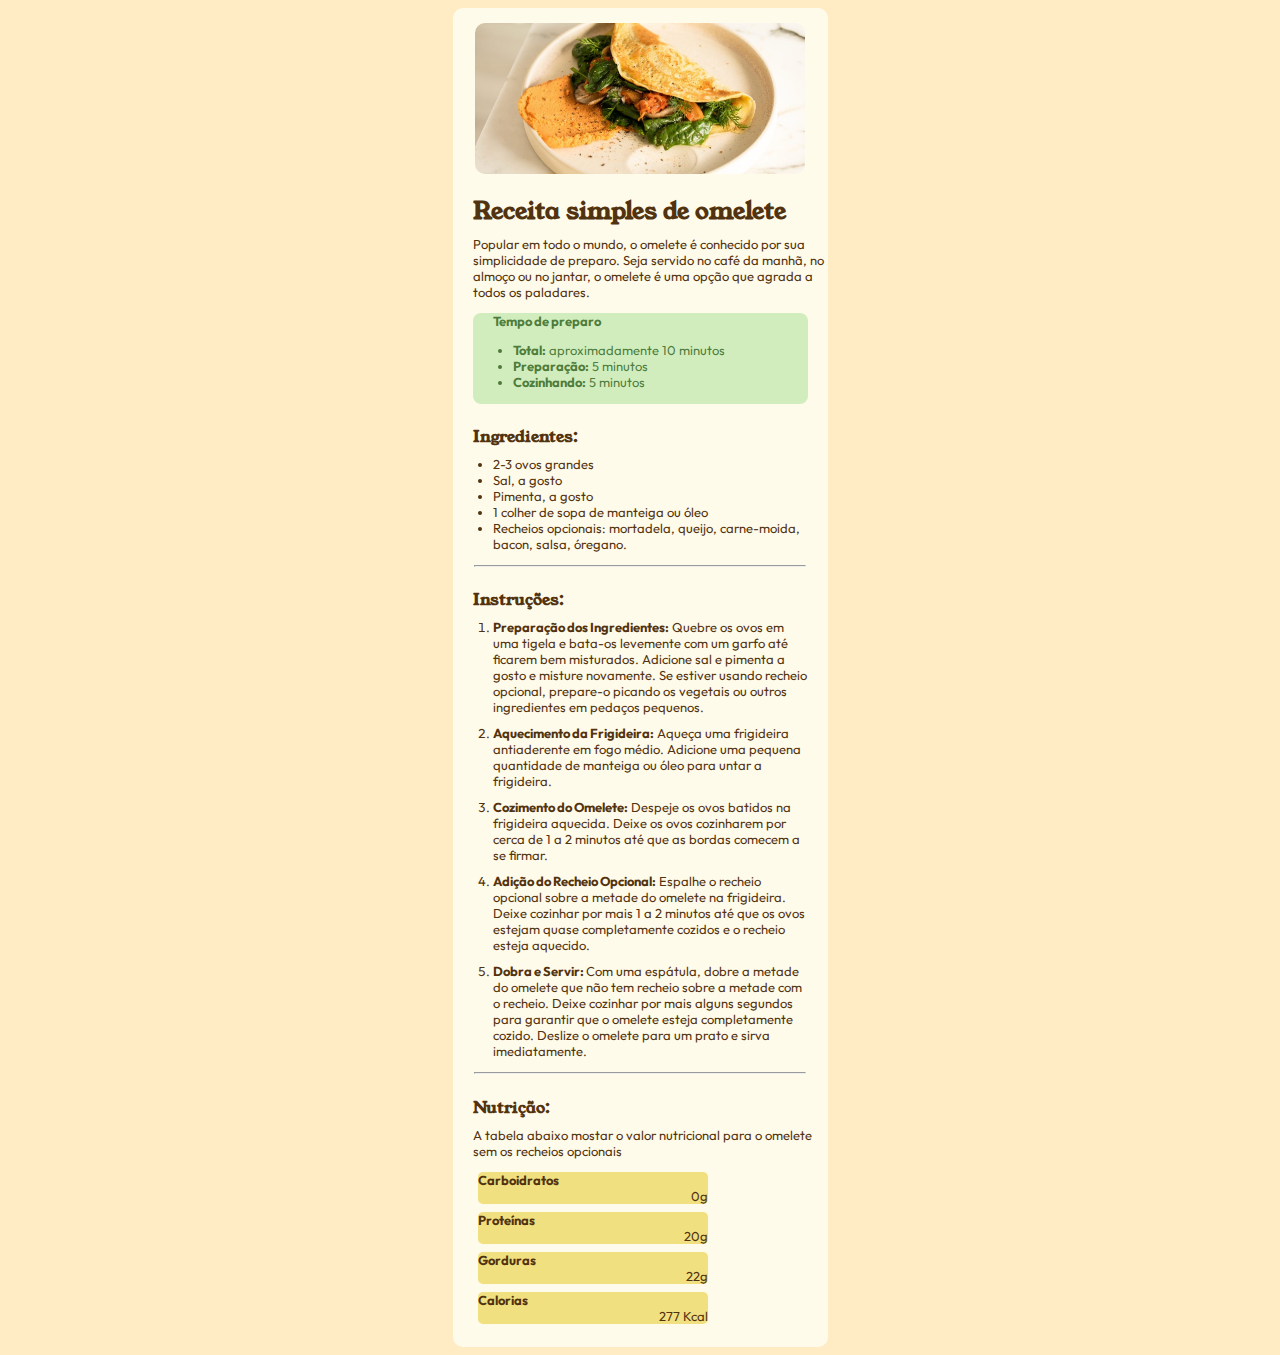
<file: index.html>
<!DOCTYPE html>
<html lang="pt-br">
  <head>
    <meta charset="UTF-8" />
    <meta name="viewport" content="width=device-width, initial-scale=1.0" />
    <link rel="stylesheet" href="style.css" />
    <link rel="preconnect" href="https://fonts.googleapis.com" />
    <link rel="preconnect" href="https://fonts.gstatic.com" crossorigin />
    <link
      href="https://fonts.googleapis.com/css2?family=Young+Serif&display=swap"
      rel="stylesheet"
    />
    <link rel="preconnect" href="https://fonts.googleapis.com" />
    <link rel="preconnect" href="https://fonts.gstatic.com" crossorigin />
    <link
      href="https://fonts.googleapis.com/css2?family=Outfit:wght@100..900&display=swap"
      rel="stylesheet"
    />
    <title>Site simples de uma receita de omelete</title>
  </head>
  <body class="fundo">
    <div class="painel">
      <img src="challange-1/assets/images/image-omelette.jpeg" id="image" />

      <h2 class="header">Receita simples de omelete</h2>
      <p class="content">
        Popular em todo o mundo, o omelete é conhecido por sua simplicidade de
        preparo. Seja servido no café da manhã, no almoço ou no jantar, o
        omelete é uma opção que agrada a todos os paladares.
      </p>
      <div id="timep">
        <p class="content"><b>Tempo de preparo</b></p>
        <ul>
          <li><b>Total:</b> aproximadamente 10 minutos</li>
          <li><b>Preparação:</b> 5 minutos</li>
          <li><b>Cozinhando:</b> 5 minutos</li>
        </ul>
      </div>
      <h4 class="header">Ingredientes:</h4>
      <ul>
        <li>2-3 ovos grandes</li>
        <li>Sal, a gosto</li>
        <li>Pimenta, a gosto</li>
        <li>1 colher de sopa de manteiga ou óleo</li>
        <li>
          Recheios opcionais: mortadela, queijo, carne-moida, bacon, salsa,
          óregano.
        </li>
      </ul>
      <hr />
      <h4 class="header">Instruções:</h4>
      <ol>
        <li class="preparation">
          <b>Preparação dos Ingredientes:</b>

          Quebre os ovos em uma tigela e bata-os levemente com um garfo até
          ficarem bem misturados. Adicione sal e pimenta a gosto e misture
          novamente. Se estiver usando recheio opcional, prepare-o picando os
          vegetais ou outros ingredientes em pedaços pequenos.
        </li>
        <li class="preparation">
          <b>Aquecimento da Frigideira:</b> Aqueça uma frigideira antiaderente
          em fogo médio. Adicione uma pequena quantidade de manteiga ou óleo
          para untar a frigideira.
        </li>
        <li class="preparation" >
          <b> Cozimento do Omelete:</b> Despeje os ovos batidos na frigideira
          aquecida. Deixe os ovos cozinharem por cerca de 1 a 2 minutos até que
          as bordas comecem a se firmar.
        </li>
        <li class="preparation">
          <b>Adição do Recheio Opcional:</b> Espalhe o recheio opcional sobre a
          metade do omelete na frigideira. Deixe cozinhar por mais 1 a 2 minutos
          até que os ovos estejam quase completamente cozidos e o recheio esteja
          aquecido.
        </li>
        <li class="preparation">
          <b>Dobra e Servir: </b> Com uma espátula, dobre a metade do omelete
          que não tem recheio sobre a metade com o recheio. Deixe cozinhar por
          mais alguns segundos para garantir que o omelete esteja completamente
          cozido. Deslize o omelete para um prato e sirva imediatamente.
        </li>
      </ol>
      <hr />
      <h4 class="header">Nutrição:</h4>
      <p class="content">
        A tabela abaixo mostar o valor nutricional para o omelete sem os
        recheios opcionais
      </p>
      <ul class="table_no_point">
        <li class="item_table">
          <b>Carboidratos</b><span class="quantidade">0g</span>
        </li>
        <li class="item_table">
          <b>Proteínas</b><span class="quantidade">20g</span>
        </li>
        <li class="item_table">
          <b>Gorduras</b><span class="quantidade">22g</span>
        </li>
        <li class="item_table">
          <b>Calorias</b><span class="quantidade">277 Kcal</span>
        </li>
      </ul>
    </div>
  </body>
</html>
</file>
<file: style.css>
.fundo {
  background-color: rgb(255, 236, 197);
}
#image {
  max-width: 330px;
  margin: auto;
  display: block;
  border-radius: 10px;
}

hr {
  max-width: 330px;
}

.painel {
  background-color: rgb(255, 251, 235);
  color: rgb(82, 51, 15);
  text-align: left;
  max-width: 375px;
  padding-top: 15px;
  padding-bottom: 15px;
  margin: auto;
  border-radius: 10px;
}

.header {
  font-family: Young Serif;
  margin-bottom: -5px;
  padding-left: 20px;
}

.content {
  font-family: Outfit;
  font-size: 13px;
  padding-left: 20px;
}

#timep {
  margin-left: 20px;
  margin-right: 20px;
  padding-bottom: 1px;
  border-radius: 8px;
  background-color: rgba(119, 211, 100, 0.342);
  color: rgba(36, 88, 16, 0.767);
}

ul {
  font-family: Outfit;
  font-size: 13px;
}

.table_no_point {
  list-style-type: none;
  padding: 0;
  margin: 0;
  font-family: Outfit;
  font-size: 13px;
  padding-left: 25px;
}

.item_table {
  max-width: 230px;
  margin-right: 20px;
  margin-bottom: 8px;
  border-radius: 5px;
  background-color: rgb(241, 224, 128);
}

.quantidade {
  display: flex;
  flex-direction: row-reverse;
  padding-top: -20px;
}

ol {
  font-family: Outfit;
  font-size: 13px;
  padding-right: 20px;
}

.preparation{
  margin-top: 10px;
}
</file>
